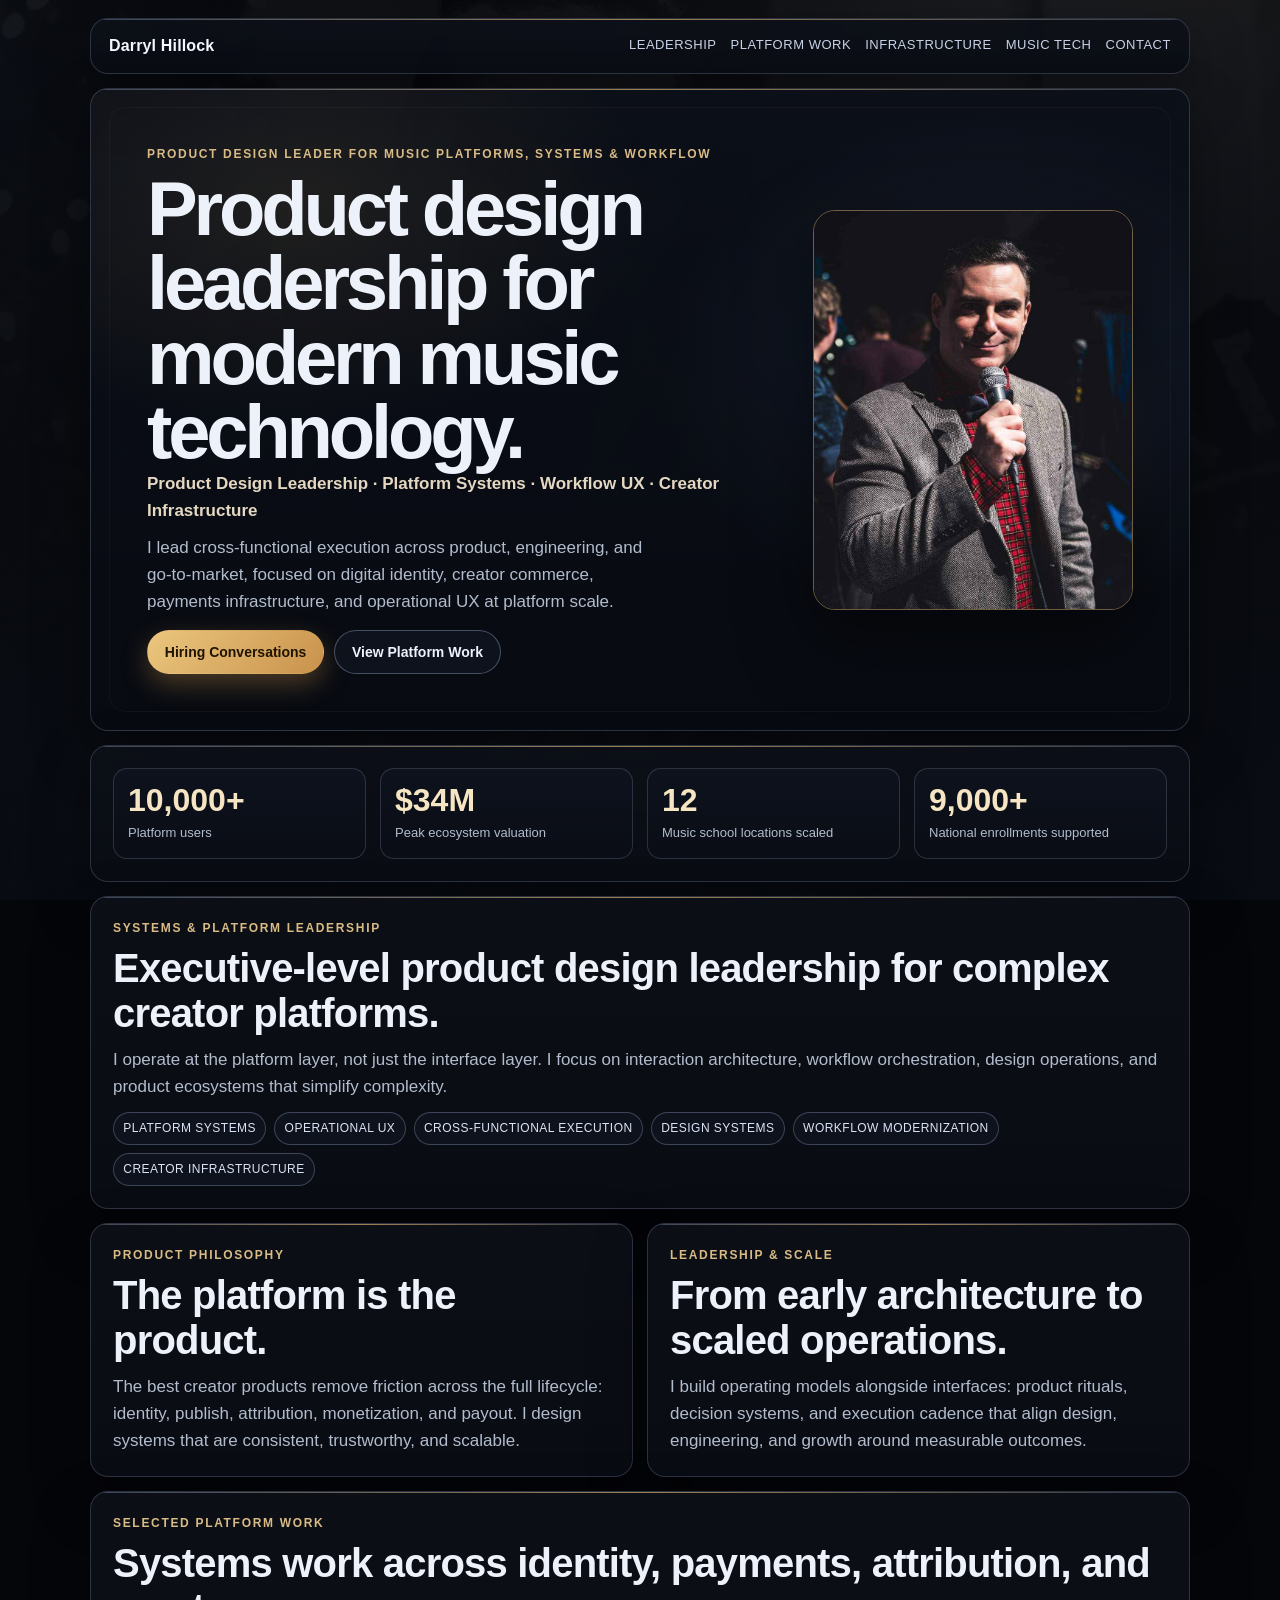
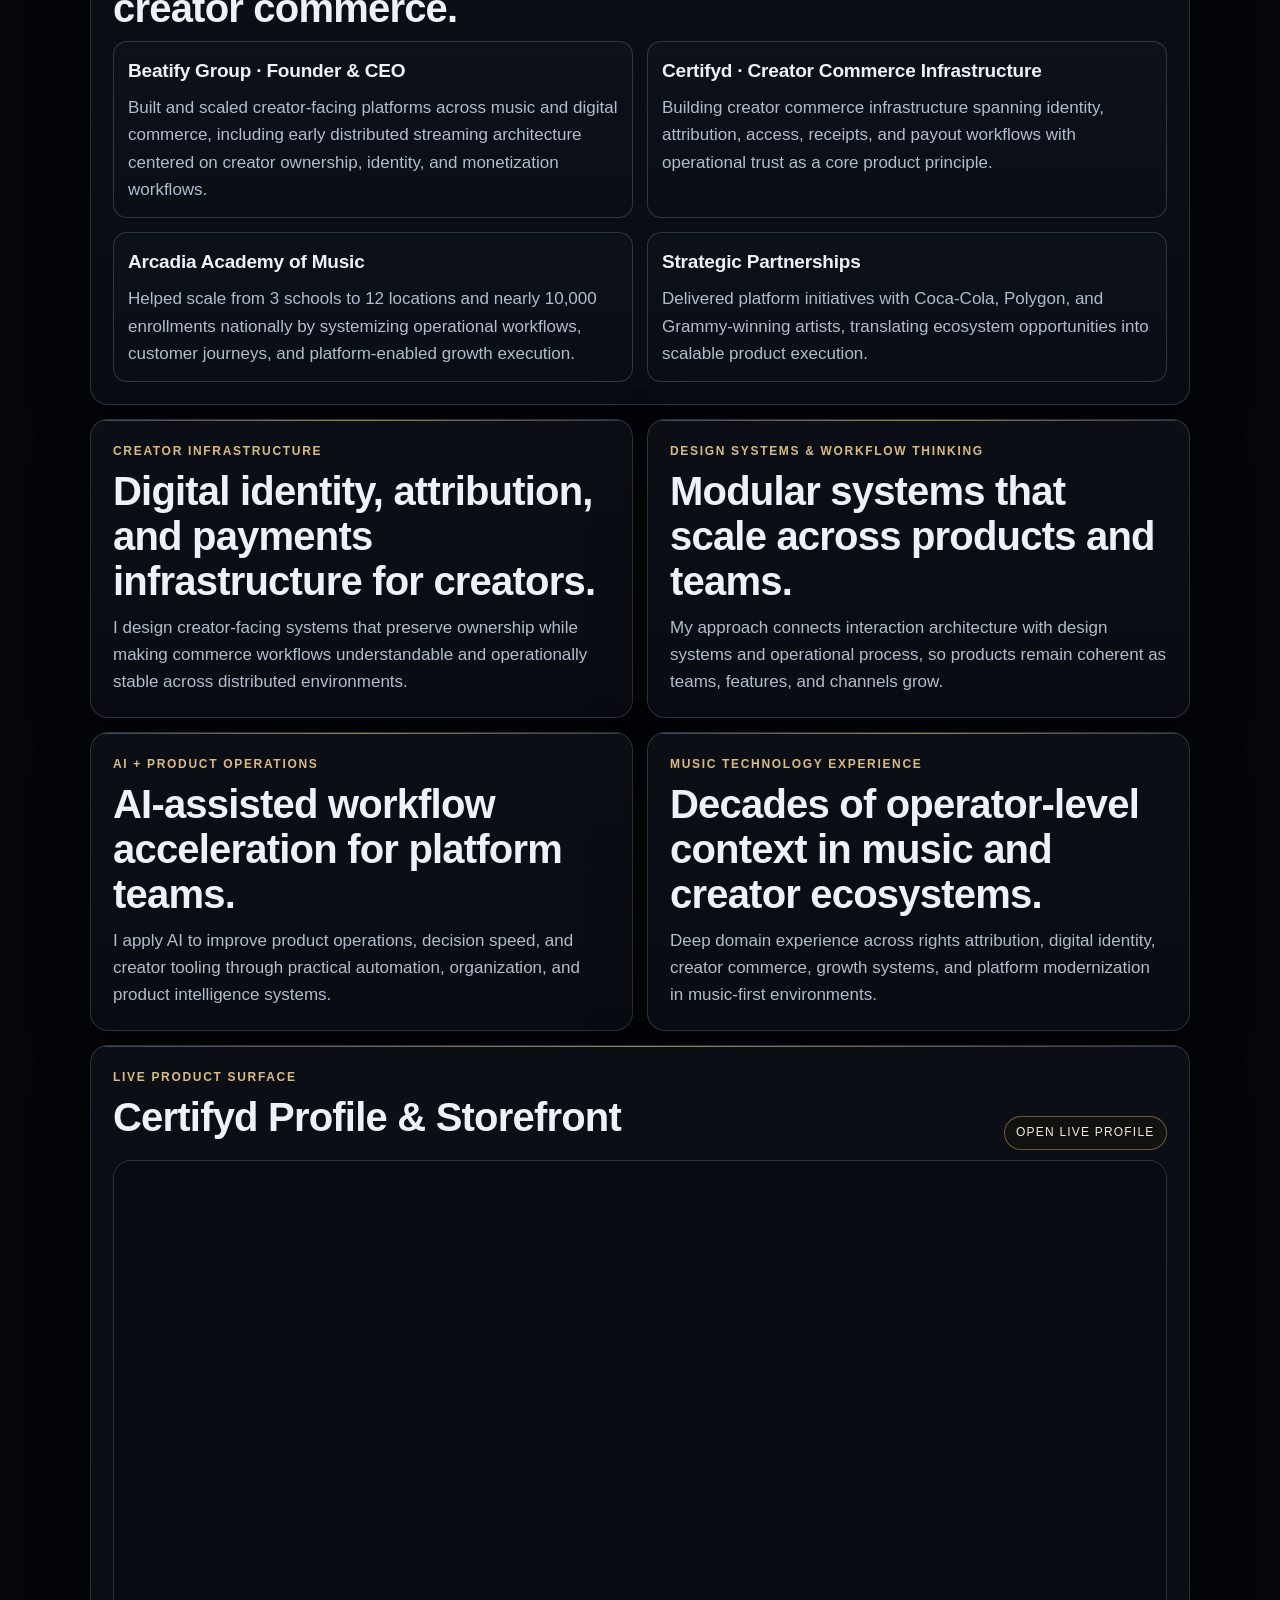
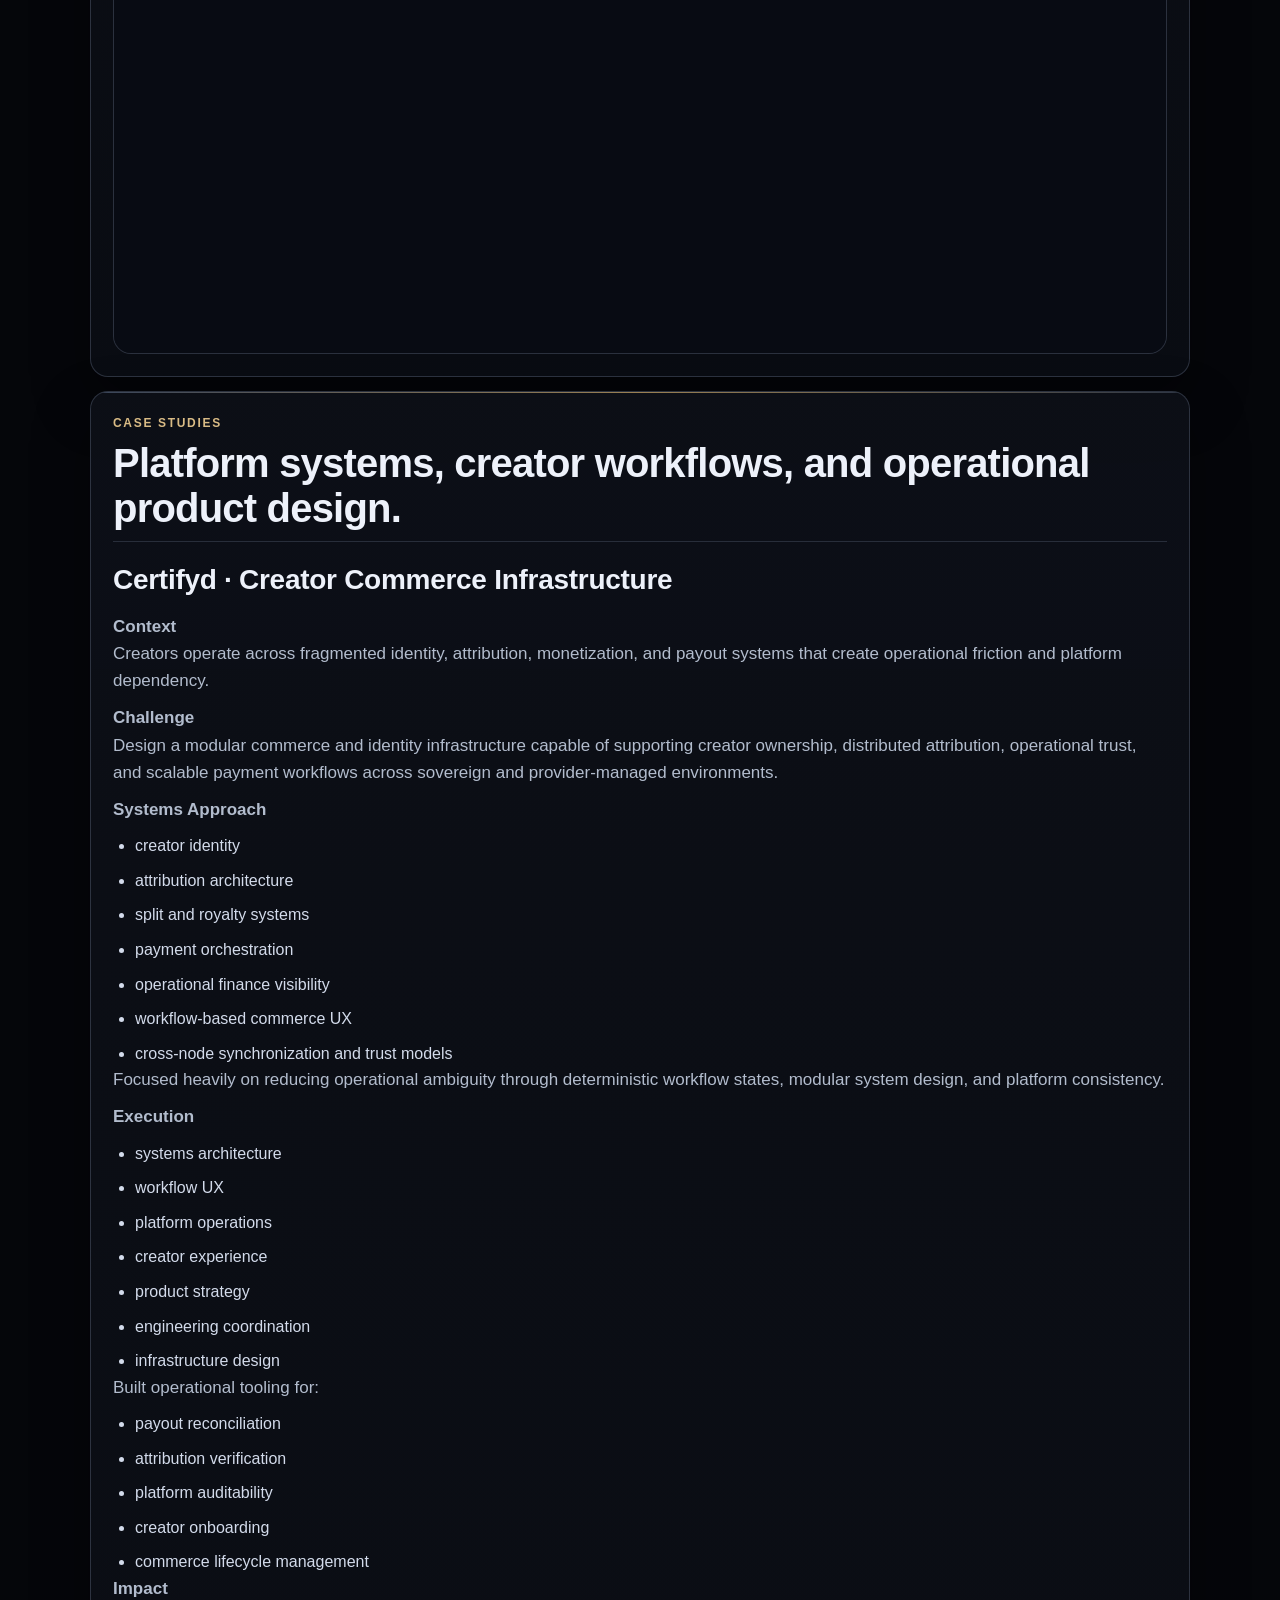
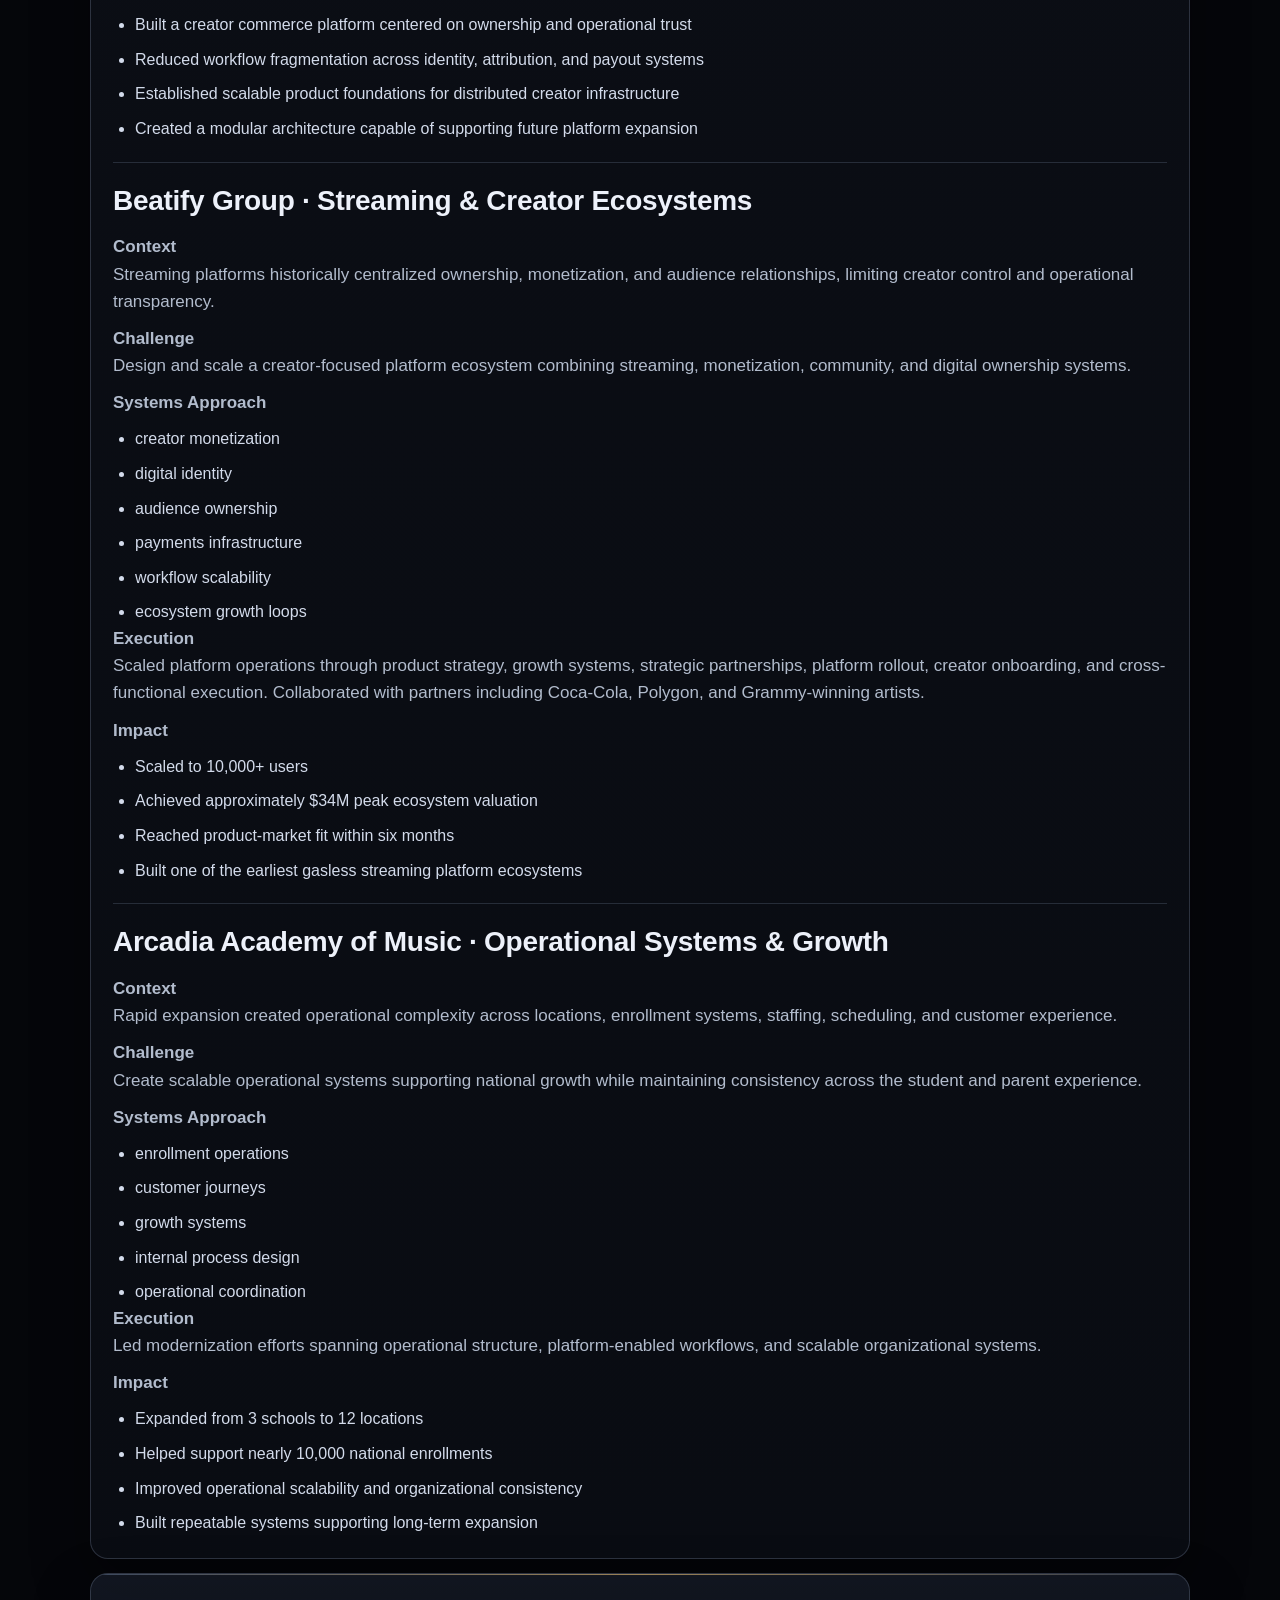
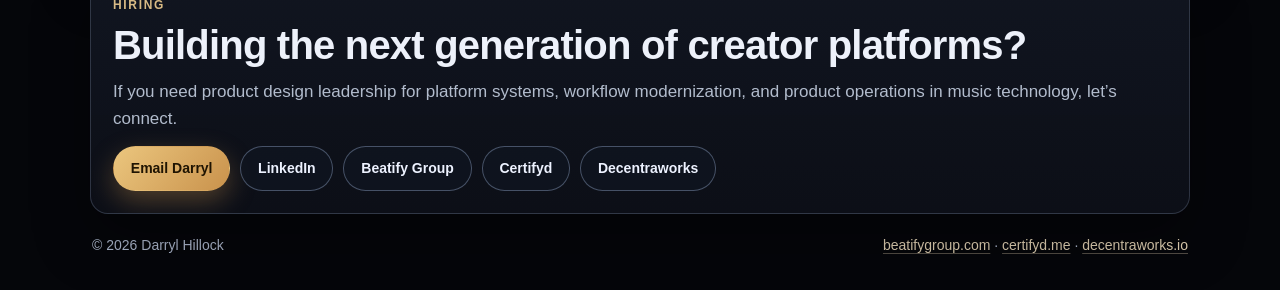
<file: index.html>
<!doctype html>
<html lang="en">
  <head>
    <meta charset="utf-8" />
    <meta name="viewport" content="width=device-width, initial-scale=1" />
    <title>Darryl Hillock | Product Design Leadership for Music Technology Platforms</title>
    <meta
      name="description"
      content="Darryl Hillock is a Product Design Leader and platform systems operator in music technology, focused on creator infrastructure, workflow systems, digital identity, and payments."
    />
    <meta
      name="keywords"
      content="Product Design Lead, Product Systems, Platform Design, Creator Economy, Music Technology, Product Leadership, Design Systems, Workflow Systems, Creator Infrastructure, Digital Identity, Payments Infrastructure"
    />
    <meta property="og:title" content="Darryl Hillock | Product Design Leadership for Music Technology Platforms" />
    <meta
      property="og:description"
      content="Systems-first product design leadership across creator infrastructure, identity, attribution, payments, and workflow modernization."
    />
    <meta property="og:type" content="website" />
    <meta property="og:url" content="https://darrylhillock.com" />
    <link rel="stylesheet" href="styles.css" />
  </head>
  <body>
    <div class="bg" aria-hidden="true"></div>

    <main class="page">
      <header class="top-nav card">
        <a class="brand" href="#top">Darryl Hillock</a>
        <nav aria-label="Primary">
          <a href="#leadership">Leadership</a>
          <a href="#platform-work">Platform Work</a>
          <a href="#infrastructure">Infrastructure</a>
          <a href="#music-tech">Music Tech</a>
          <a href="#contact">Contact</a>
        </nav>
      </header>

      <section id="top" class="hero card">
        <div class="hero-copy">
          <p class="eyebrow">Product Design Leader for Music Platforms, Systems & Workflow</p>
          <h1>Product design leadership for modern music technology.</h1>
          <p class="subtitle">
            Product Design Leadership · Platform Systems · Workflow UX · Creator Infrastructure
          </p>
          <p class="meta">
            I lead cross-functional execution across product, engineering, and go-to-market, focused on digital identity,
            creator commerce, payments infrastructure, and operational UX at platform scale.
          </p>
          <div class="hero-actions">
            <a class="btn btn-primary" href="#contact">Hiring Conversations</a>
            <a class="btn btn-ghost" href="#platform-work">View Platform Work</a>
          </div>
        </div>
        <div class="hero-media">
          <img class="hero-photo" src="assets/me-cinematic.jpeg" alt="Darryl Hillock speaking on stage" loading="eager" decoding="async" />
        </div>
      </section>

      <section class="card metrics" aria-label="Selected impact">
        <article><strong>10,000+</strong><span>Platform users</span></article>
        <article><strong>$34M</strong><span>Peak ecosystem valuation</span></article>
        <article><strong>12</strong><span>Music school locations scaled</span></article>
        <article><strong>9,000+</strong><span>National enrollments supported</span></article>
      </section>

      <section id="leadership" class="card">
        <p class="eyebrow">Systems & Platform Leadership</p>
        <h2>Executive-level product design leadership for complex creator platforms.</h2>
        <p>
          I operate at the platform layer, not just the interface layer. I focus on interaction architecture,
          workflow orchestration, design operations, and product ecosystems that simplify complexity.
        </p>
        <div class="pill-row">
          <span>Platform systems</span>
          <span>Operational UX</span>
          <span>Cross-functional execution</span>
          <span>Design systems</span>
          <span>Workflow modernization</span>
          <span>Creator infrastructure</span>
        </div>
      </section>

      <section class="grid-two">
        <article class="card">
          <p class="eyebrow">Product Philosophy</p>
          <h2>The platform is the product.</h2>
          <p>
            The best creator products remove friction across the full lifecycle: identity, publish, attribution, monetization,
            and payout. I design systems that are consistent, trustworthy, and scalable.
          </p>
        </article>

        <article class="card">
          <p class="eyebrow">Leadership & Scale</p>
          <h2>From early architecture to scaled operations.</h2>
          <p>
            I build operating models alongside interfaces: product rituals, decision systems, and execution cadence that align
            design, engineering, and growth around measurable outcomes.
          </p>
        </article>
      </section>

      <section id="platform-work" class="card">
        <p class="eyebrow">Selected Platform Work</p>
        <h2>Systems work across identity, payments, attribution, and creator commerce.</h2>
        <div class="work-grid">
          <article>
            <h3>Beatify Group · Founder & CEO</h3>
            <p>
              Built and scaled creator-facing platforms across music and digital commerce, including early distributed streaming
              architecture centered on creator ownership, identity, and monetization workflows.
            </p>
          </article>
          <article>
            <h3>Certifyd · Creator Commerce Infrastructure</h3>
            <p>
              Building creator commerce infrastructure spanning identity, attribution, access, receipts, and payout workflows
              with operational trust as a core product principle.
            </p>
          </article>
          <article>
            <h3>Arcadia Academy of Music</h3>
            <p>
              Helped scale from 3 schools to 12 locations and nearly 10,000 enrollments nationally by systemizing operational
              workflows, customer journeys, and platform-enabled growth execution.
            </p>
          </article>
          <article>
            <h3>Strategic Partnerships</h3>
            <p>
              Delivered platform initiatives with Coca-Cola, Polygon, and Grammy-winning artists, translating ecosystem
              opportunities into scalable product execution.
            </p>
          </article>
        </div>
      </section>

      <section id="infrastructure" class="grid-two">
        <article class="card">
          <p class="eyebrow">Creator Infrastructure</p>
          <h2>Digital identity, attribution, and payments infrastructure for creators.</h2>
          <p>
            I design creator-facing systems that preserve ownership while making commerce workflows understandable and
            operationally stable across distributed environments.
          </p>
        </article>
        <article class="card">
          <p class="eyebrow">Design Systems & Workflow Thinking</p>
          <h2>Modular systems that scale across products and teams.</h2>
          <p>
            My approach connects interaction architecture with design systems and operational process, so products remain
            coherent as teams, features, and channels grow.
          </p>
        </article>
      </section>

      <section class="grid-two">
        <article class="card">
          <p class="eyebrow">AI + Product Operations</p>
          <h2>AI-assisted workflow acceleration for platform teams.</h2>
          <p>
            I apply AI to improve product operations, decision speed, and creator tooling through practical automation,
            organization, and product intelligence systems.
          </p>
        </article>
        <article id="music-tech" class="card">
          <p class="eyebrow">Music Technology Experience</p>
          <h2>Decades of operator-level context in music and creator ecosystems.</h2>
          <p>
            Deep domain experience across rights attribution, digital identity, creator commerce, growth systems, and platform
            modernization in music-first environments.
          </p>
        </article>
      </section>

      <section class="card profile-feature">
        <div class="feature-head">
          <div>
            <p class="eyebrow">Live Product Surface</p>
            <h2>Certifyd Profile & Storefront</h2>
          </div>
          <a class="inline-link" href="https://certifyd.darrylhillock.com/u/darryl-hillock" target="_blank" rel="noopener">Open live profile</a>
        </div>
        <div class="embed-wrap">
          <iframe
            title="Certifyd profile and storefront"
            loading="eager"
            width="1200"
            height="1080"
            src="https://certifyd.darrylhillock.com/u/darryl-hillock"
            allow="autoplay; encrypted-media; fullscreen"
            referrerpolicy="no-referrer-when-downgrade"
          ></iframe>
        </div>
      </section>

      <section class="card case-studies">
        <p class="eyebrow">Case Studies</p>
        <h2>Platform systems, creator workflows, and operational product design.</h2>

        <article class="case-block">
          <h3>Certifyd · Creator Commerce Infrastructure</h3>
          <p><strong>Context</strong><br />Creators operate across fragmented identity, attribution, monetization, and payout systems that create operational friction and platform dependency.</p>
          <p><strong>Challenge</strong><br />Design a modular commerce and identity infrastructure capable of supporting creator ownership, distributed attribution, operational trust, and scalable payment workflows across sovereign and provider-managed environments.</p>
          <p><strong>Systems Approach</strong></p>
          <ul class="wins">
            <li>creator identity</li>
            <li>attribution architecture</li>
            <li>split and royalty systems</li>
            <li>payment orchestration</li>
            <li>operational finance visibility</li>
            <li>workflow-based commerce UX</li>
            <li>cross-node synchronization and trust models</li>
          </ul>
          <p>Focused heavily on reducing operational ambiguity through deterministic workflow states, modular system design, and platform consistency.</p>
          <p><strong>Execution</strong></p>
          <ul class="wins">
            <li>systems architecture</li>
            <li>workflow UX</li>
            <li>platform operations</li>
            <li>creator experience</li>
            <li>product strategy</li>
            <li>engineering coordination</li>
            <li>infrastructure design</li>
          </ul>
          <p>Built operational tooling for:</p>
          <ul class="wins">
            <li>payout reconciliation</li>
            <li>attribution verification</li>
            <li>platform auditability</li>
            <li>creator onboarding</li>
            <li>commerce lifecycle management</li>
          </ul>
          <p><strong>Impact</strong></p>
          <ul class="wins">
            <li>Built a creator commerce platform centered on ownership and operational trust</li>
            <li>Reduced workflow fragmentation across identity, attribution, and payout systems</li>
            <li>Established scalable product foundations for distributed creator infrastructure</li>
            <li>Created a modular architecture capable of supporting future platform expansion</li>
          </ul>
        </article>

        <article class="case-block">
          <h3>Beatify Group · Streaming & Creator Ecosystems</h3>
          <p><strong>Context</strong><br />Streaming platforms historically centralized ownership, monetization, and audience relationships, limiting creator control and operational transparency.</p>
          <p><strong>Challenge</strong><br />Design and scale a creator-focused platform ecosystem combining streaming, monetization, community, and digital ownership systems.</p>
          <p><strong>Systems Approach</strong></p>
          <ul class="wins">
            <li>creator monetization</li>
            <li>digital identity</li>
            <li>audience ownership</li>
            <li>payments infrastructure</li>
            <li>workflow scalability</li>
            <li>ecosystem growth loops</li>
          </ul>
          <p><strong>Execution</strong><br />Scaled platform operations through product strategy, growth systems, strategic partnerships, platform rollout, creator onboarding, and cross-functional execution. Collaborated with partners including Coca-Cola, Polygon, and Grammy-winning artists.</p>
          <p><strong>Impact</strong></p>
          <ul class="wins">
            <li>Scaled to 10,000+ users</li>
            <li>Achieved approximately $34M peak ecosystem valuation</li>
            <li>Reached product-market fit within six months</li>
            <li>Built one of the earliest gasless streaming platform ecosystems</li>
          </ul>
        </article>

        <article class="case-block">
          <h3>Arcadia Academy of Music · Operational Systems & Growth</h3>
          <p><strong>Context</strong><br />Rapid expansion created operational complexity across locations, enrollment systems, staffing, scheduling, and customer experience.</p>
          <p><strong>Challenge</strong><br />Create scalable operational systems supporting national growth while maintaining consistency across the student and parent experience.</p>
          <p><strong>Systems Approach</strong></p>
          <ul class="wins">
            <li>enrollment operations</li>
            <li>customer journeys</li>
            <li>growth systems</li>
            <li>internal process design</li>
            <li>operational coordination</li>
          </ul>
          <p><strong>Execution</strong><br />Led modernization efforts spanning operational structure, platform-enabled workflows, and scalable organizational systems.</p>
          <p><strong>Impact</strong></p>
          <ul class="wins">
            <li>Expanded from 3 schools to 12 locations</li>
            <li>Helped support nearly 10,000 national enrollments</li>
            <li>Improved operational scalability and organizational consistency</li>
            <li>Built repeatable systems supporting long-term expansion</li>
          </ul>
        </article>
      </section>

      <section id="contact" class="card cta">
        <p class="eyebrow">Hiring</p>
          <h2>Building the next generation of creator platforms?</h2>
        <p>
          If you need product design leadership for platform systems, workflow modernization, and product operations in music
          technology, let’s connect.
        </p>
        <div class="hero-actions">
          <a class="btn btn-primary" href="mailto:darryl@beatifygroup.com">Email Darryl</a>
          <a class="btn btn-ghost" href="https://www.linkedin.com/in/darryl-hillock/" target="_blank" rel="noopener">LinkedIn</a>
          <a class="btn btn-ghost" href="https://beatifygroup.com" target="_blank" rel="noopener">Beatify Group</a>
          <a class="btn btn-ghost" href="https://certifyd.me" target="_blank" rel="noopener">Certifyd</a>
          <a class="btn btn-ghost" href="https://decentraworks.io" target="_blank" rel="noopener">Decentraworks</a>
        </div>
      </section>

      <footer class="footer">
        <span>© <span id="year"></span> Darryl Hillock</span>
        <span>
          <a href="https://beatifygroup.com" target="_blank" rel="noopener">beatifygroup.com</a>
          ·
          <a href="https://certifyd.me" target="_blank" rel="noopener">certifyd.me</a>
          ·
          <a href="https://decentraworks.io" target="_blank" rel="noopener">decentraworks.io</a>
        </span>
      </footer>
    </main>

    <script>
      document.getElementById("year").textContent = String(new Date().getFullYear());
    </script>
  </body>
</html>
</file>
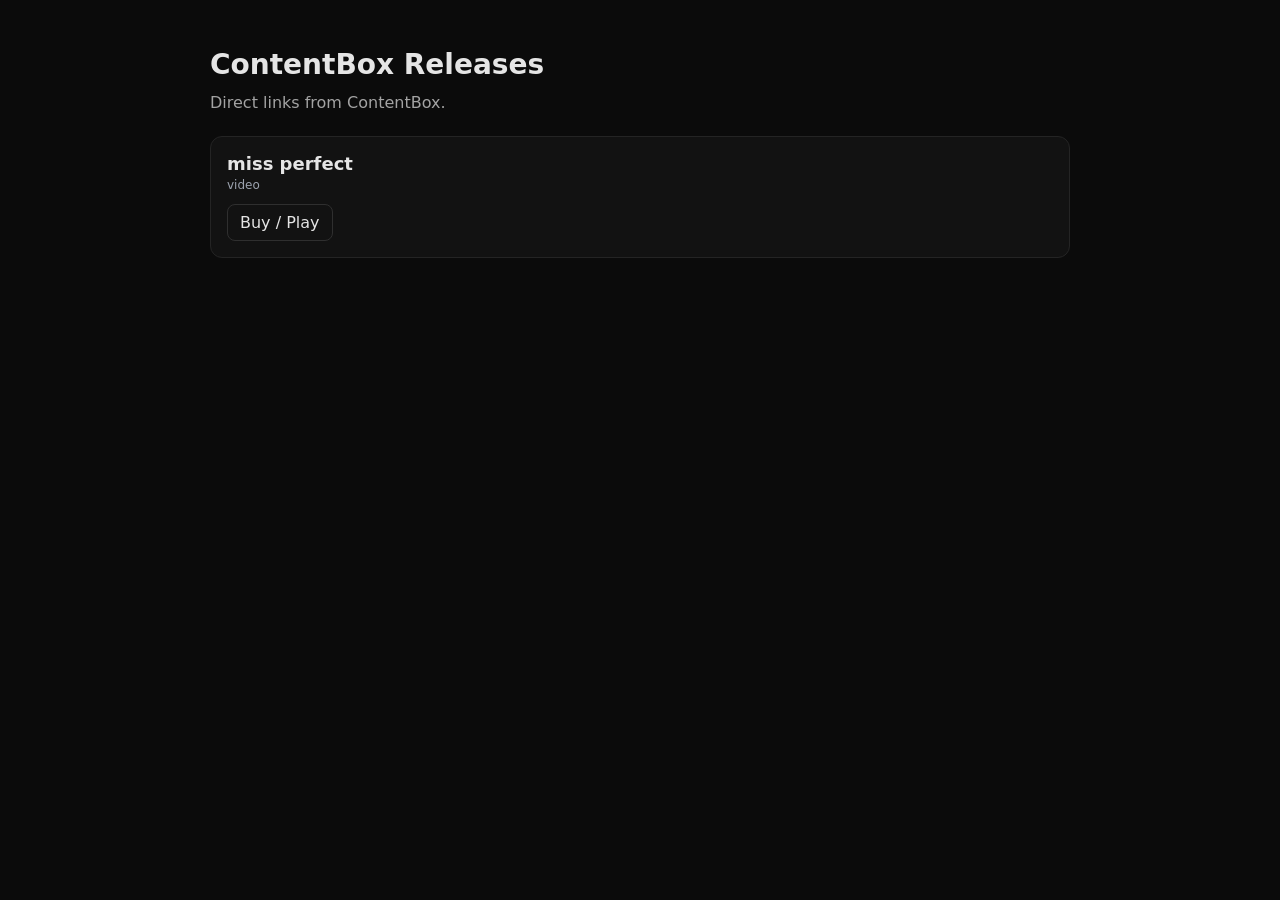
<file: contentbox.html>
<!doctype html>
<html lang="en">
<head>
  <meta charset="utf-8" />
  <meta name="viewport" content="width=device-width, initial-scale=1" />
  <title>ContentBox Releases</title>
  <style>
    body { margin: 0; background: #0b0b0b; color: #e5e5e5; font-family: system-ui, -apple-system, Segoe UI, Roboto, sans-serif; }
    .wrap { max-width: 860px; margin: 0 auto; padding: 48px 20px; }
    h1 { font-size: 28px; margin: 0 0 12px; }
    p { color: #a3a3a3; margin: 0 0 24px; }
    ul { list-style: none; margin: 0; padding: 0; display: grid; gap: 16px; }
    li { border: 1px solid #242424; border-radius: 12px; padding: 16px; background: #121212; }
    .title { font-size: 18px; font-weight: 600; }
    .meta { font-size: 12px; color: #9ca3af; margin-top: 4px; }
    .btn { display: inline-block; margin-top: 12px; padding: 8px 12px; border-radius: 8px; border: 1px solid #2f2f2f; color: #e5e5e5; text-decoration: none; }
    .btn:hover { background: #1a1a1a; }
  </style>
</head>
<body>
  <div class="wrap">
    <h1>ContentBox Releases</h1>
    <p>Direct links from ContentBox.</p>
    <ul>
<li>
  <div class="title">miss perfect</div>
  <div class="meta">video</div>
  <a class="btn" href="https://buy.darrylhillock.com/buy/cml8rqxvo000kukxwq99l0ogc" target="_blank" rel="noopener">Buy / Play</a>
</li>
    </ul>
  </div>
</body>
</html>
</file>
<file: styles.css>
:root {
  --bg: #05060a;
  --bg-soft: #0c0f17;
  --card: rgba(13, 16, 24, 0.86);
  --line: rgba(122, 136, 162, 0.3);
  --text: #edf1fa;
  --muted: #b2bccd;
  --gold: #d1ac6a;
  --gold-soft: rgba(209, 172, 106, 0.22);
  --navy: #141e33;
  --max: 1100px;
}

* { box-sizing: border-box; }
html, body { margin: 0; padding: 0; scroll-behavior: smooth; }

body {
  font-family: "Manrope", "Inter", "Segoe UI", Arial, sans-serif;
  color: var(--text);
  background: var(--bg);
  line-height: 1.6;
}

a { color: inherit; text-decoration: none; }

.bg {
  position: fixed;
  inset: 0;
  z-index: -1;
  background:
    radial-gradient(980px 620px at 85% -15%, rgba(209, 172, 106, 0.2), transparent 70%),
    radial-gradient(820px 560px at -15% 8%, rgba(69, 92, 133, 0.22), transparent 74%),
    radial-gradient(1200px 700px at 50% 120%, rgba(209, 172, 106, 0.06), transparent 76%),
    linear-gradient(180deg, #05060a 0%, #0a0e17 52%, #111a2a 100%);
}

.bg::before,
.bg::after {
  content: "";
  position: absolute;
  inset: 0;
  pointer-events: none;
}

.bg::before {
  background: url("assets/me-guitar-bw.jpeg") center 20% / cover no-repeat;
  opacity: 0.18;
  filter: saturate(0.85) brightness(0.45) contrast(1.08);
}

.bg::after {
  background:
    linear-gradient(180deg, rgba(8, 10, 14, 0.5) 0%, rgba(8, 10, 14, 0.86) 58%, rgba(7, 10, 17, 0.94) 100%),
    radial-gradient(720px 340px at 78% 10%, rgba(24, 38, 63, 0.34), transparent 72%);
}

.page {
  width: min(var(--max), calc(100% - 1.5rem));
  margin: 18px auto 34px;
}

.card {
  position: relative;
  overflow: hidden;
  background: linear-gradient(180deg, rgba(13, 16, 24, 0.9), rgba(10, 13, 20, 0.92));
  border: 1px solid var(--line);
  border-radius: 18px;
  padding: 22px;
  margin-bottom: 14px;
  box-shadow: 0 24px 56px rgba(0, 0, 0, 0.36);
  backdrop-filter: blur(3px);
}

.card::before {
  content: "";
  position: absolute;
  left: 0;
  top: 0;
  right: 0;
  height: 1px;
  background: linear-gradient(90deg, rgba(113, 136, 174, 0.44), rgba(209, 172, 106, 0.72), rgba(124, 144, 175, 0.3));
}

.top-nav {
  display: flex;
  align-items: center;
  justify-content: space-between;
  gap: 16px;
  padding: 14px 18px;
}

.brand {
  font-weight: 700;
  letter-spacing: 0.01em;
  color: #f4f7ff;
}

.top-nav nav {
  display: flex;
  flex-wrap: wrap;
  justify-content: flex-end;
  gap: 14px;
}

.top-nav nav a {
  font-size: 13px;
  letter-spacing: 0.04em;
  text-transform: uppercase;
  color: #c8d2e7;
}

.top-nav nav a:hover { color: #fff; }

.hero {
  display: grid;
  grid-template-columns: minmax(0, 1fr) 320px;
  gap: clamp(28px, 7vw, 92px);
  align-items: center;
  min-height: 560px;
  padding: clamp(34px, 5vw, 56px);
  background:
    radial-gradient(520px 320px at 18% 18%, rgba(209, 172, 106, 0.1), transparent 70%),
    radial-gradient(460px 360px at 82% 44%, rgba(88, 117, 169, 0.16), transparent 72%),
    linear-gradient(180deg, rgba(12, 16, 25, 0.9), rgba(8, 11, 17, 0.94));
}

.hero::after {
  content: "";
  position: absolute;
  inset: 18px;
  border-radius: 16px;
  pointer-events: none;
  border: 1px solid rgba(255, 255, 255, 0.035);
}

.hero h1 {
  margin: 0;
  max-width: 13ch;
  font-size: clamp(42px, 6vw, 76px);
  line-height: 0.98;
  letter-spacing: -0.055em;
  text-wrap: balance;
}

.hero .meta {
  max-width: 54ch;
}

.hero-media {
  display: flex;
  justify-content: flex-end;
  position: relative;
}

.hero-media::before {
  content: "";
  position: absolute;
  inset: 8% -6% -8% 12%;
  border-radius: 999px;
  background: radial-gradient(circle, rgba(209, 172, 106, 0.18), transparent 66%);
  filter: blur(20px);
}

.hero-photo {
  position: relative;
  width: 100%;
  max-width: 320px;
  aspect-ratio: 4 / 5;
  object-fit: cover;
  object-position: 50% 24%;
  border-radius: 22px;
  border: 1px solid rgba(209, 172, 106, 0.5);
  box-shadow: 0 28px 70px rgba(0, 0, 0, 0.5);
}

.metrics {
  display: grid;
  grid-template-columns: repeat(4, minmax(0, 1fr));
  gap: 14px;
}

.metrics article {
  border: 1px solid rgba(125, 141, 170, 0.28);
  border-radius: 14px;
  padding: 14px;
  background: linear-gradient(180deg, rgba(20, 27, 42, 0.35), rgba(14, 18, 28, 0.15));
}

.metrics strong {
  display: block;
  font-size: clamp(22px, 3vw, 32px);
  line-height: 1.1;
  color: #f6e5c3;
}

.metrics span {
  font-size: 13px;
  color: var(--muted);
}

.eyebrow {
  margin: 0 0 8px;
  font-size: 12px;
  text-transform: uppercase;
  letter-spacing: 0.14em;
  color: #d9bb85;
  font-weight: 600;
}

h2 {
  margin: 0 0 10px;
  font-size: clamp(26px, 3.2vw, 40px);
  line-height: 1.12;
  letter-spacing: -0.02em;
}

h3 {
  margin: 0 0 8px;
  font-size: 19px;
  letter-spacing: -0.01em;
}

p {
  margin: 0 0 10px;
  color: var(--muted);
  font-size: 17px;
}

p:last-child { margin-bottom: 0; }

.subtitle {
  color: #e4d8c2;
  font-weight: 600;
}

.hero-actions {
  margin-top: 14px;
  display: flex;
  flex-wrap: wrap;
  gap: 10px;
}

.btn {
  display: inline-flex;
  align-items: center;
  justify-content: center;
  min-height: 44px;
  border-radius: 999px;
  padding: 0.64rem 1.05rem;
  font-size: 14px;
  font-weight: 700;
  border: 1px solid transparent;
  transition: transform 0.15s ease, box-shadow 0.2s ease, border-color 0.2s ease;
}

.btn:hover { transform: translateY(-1px); }

.btn-primary {
  color: #1f1402;
  background: linear-gradient(130deg, #ebc67e, #c9924c);
  box-shadow: 0 10px 26px rgba(201, 146, 76, 0.35);
}

.btn-ghost {
  color: #edf2ff;
  border-color: rgba(139, 158, 191, 0.45);
  background: rgba(17, 22, 33, 0.7);
}

.grid-two {
  display: grid;
  grid-template-columns: 1fr 1fr;
  gap: 14px;
}

.pill-row {
  margin-top: 12px;
  display: flex;
  flex-wrap: wrap;
  gap: 8px;
}

.pill-row span {
  font-size: 12px;
  letter-spacing: 0.04em;
  text-transform: uppercase;
  color: #dbe4f4;
  border: 1px solid rgba(124, 142, 173, 0.42);
  border-radius: 999px;
  padding: 0.36rem 0.58rem;
  background: rgba(16, 21, 33, 0.78);
}

.work-grid {
  display: grid;
  grid-template-columns: 1fr 1fr;
  gap: 14px;
}

.work-grid article {
  border: 1px solid rgba(121, 136, 162, 0.32);
  border-radius: 14px;
  padding: 14px;
  background: linear-gradient(180deg, rgba(20, 28, 42, 0.28), rgba(12, 16, 24, 0.38));
}

.feature-head {
  display: flex;
  align-items: flex-end;
  justify-content: space-between;
  gap: 12px;
  margin-bottom: 10px;
}

.inline-link {
  font-size: 12px;
  text-transform: uppercase;
  letter-spacing: 0.1em;
  color: #f4ead8;
  border: 1px solid rgba(209, 172, 106, 0.48);
  border-radius: 999px;
  padding: 0.42rem 0.72rem;
  background: rgba(26, 21, 14, 0.48);
}

.embed-wrap {
  position: relative;
  border: 1px solid var(--line);
  border-radius: 18px;
  overflow: hidden;
  background: #080b13;
  box-shadow: inset 0 0 0 1px rgba(255, 255, 255, 0.04);
}

.embed-wrap::before {
  content: "";
  position: absolute;
  inset: 0;
  z-index: 0;
  pointer-events: none;
  background:
    linear-gradient(110deg, rgba(255, 255, 255, 0.03) 8%, rgba(209, 172, 106, 0.16) 18%, rgba(255, 255, 255, 0.03) 33%),
    radial-gradient(circle at 22% 20%, rgba(209, 172, 106, 0.18), transparent 34%),
    linear-gradient(160deg, #080b13, #111827);
  background-size: 220% 100%, 100% 100%, 100% 100%;
  animation: embedSkeletonSweep 1.8s ease-in-out infinite;
}

@keyframes embedSkeletonSweep {
  0% { background-position: 120% 0, 0 0, 0 0; }
  100% { background-position: -120% 0, 0 0, 0 0; }
}

.embed-wrap iframe {
  position: relative;
  z-index: 1;
  width: 100%;
  border: 0;
  display: block;
  background: #080b13;
  height: min(88vh, 1080px);
  min-height: 700px;
}

.wins {
  margin: 0;
  padding-left: 22px;
  display: grid;
  gap: 9px;
}

.wins li {
  color: #d3dbeb;
  font-size: 16px;
}

.case-studies .case-block {
  margin-top: 20px;
  padding-top: 16px;
  border-top: 1px solid rgba(122, 136, 162, 0.26);
}

.case-studies .case-block:first-of-type {
  margin-top: 8px;
}

.case-studies h3 {
  font-size: clamp(20px, 2.6vw, 28px);
  margin-bottom: 10px;
}

.cta {
  background: linear-gradient(180deg, rgba(19, 24, 35, 0.88), rgba(13, 16, 25, 0.92));
}

.footer {
  display: flex;
  justify-content: space-between;
  align-items: center;
  gap: 10px;
  flex-wrap: wrap;
  color: #afbacf;
  font-size: 14px;
  padding: 6px 2px 0;
}

.footer a {
  color: #e5d5b7;
  text-decoration: underline;
  text-decoration-color: rgba(229, 213, 183, 0.35);
  text-underline-offset: 3px;
}

@media (max-width: 980px) {
  .hero { grid-template-columns: 1fr; }
  .hero-media { justify-content: flex-start; }
  .hero-photo { max-width: 360px; }
  .metrics { grid-template-columns: repeat(2, minmax(0, 1fr)); }
  .work-grid { grid-template-columns: 1fr; }
}

@media (max-width: 1180px) {
  .hero {
    grid-template-columns: 1fr;
    gap: 16px;
  }

  .hero-media {
    display: flex;
    justify-content: flex-start;
  }

  .hero-photo {
    max-width: 300px;
  }
}

@media (max-width: 780px) {
  .page { width: min(var(--max), calc(100% - 1rem)); margin-top: 10px; }
  .card { padding: 16px; border-radius: 14px; }
  .top-nav { flex-direction: column; align-items: flex-start; }
  .top-nav nav { justify-content: flex-start; gap: 10px; }
  .top-nav nav a { font-size: 12px; }
  .grid-two { grid-template-columns: 1fr; }
  .metrics { grid-template-columns: 1fr; }
  h2 { font-size: clamp(24px, 6vw, 34px); }
  p { font-size: 16px; }
  .hero-media { justify-content: center; }
  .hero-photo { max-width: min(100%, 320px); }
  .feature-head { flex-direction: column; align-items: flex-start; }
  .embed-wrap iframe {
    height: min(86vh, 960px);
    min-height: 560px;
  }
}
</file>
